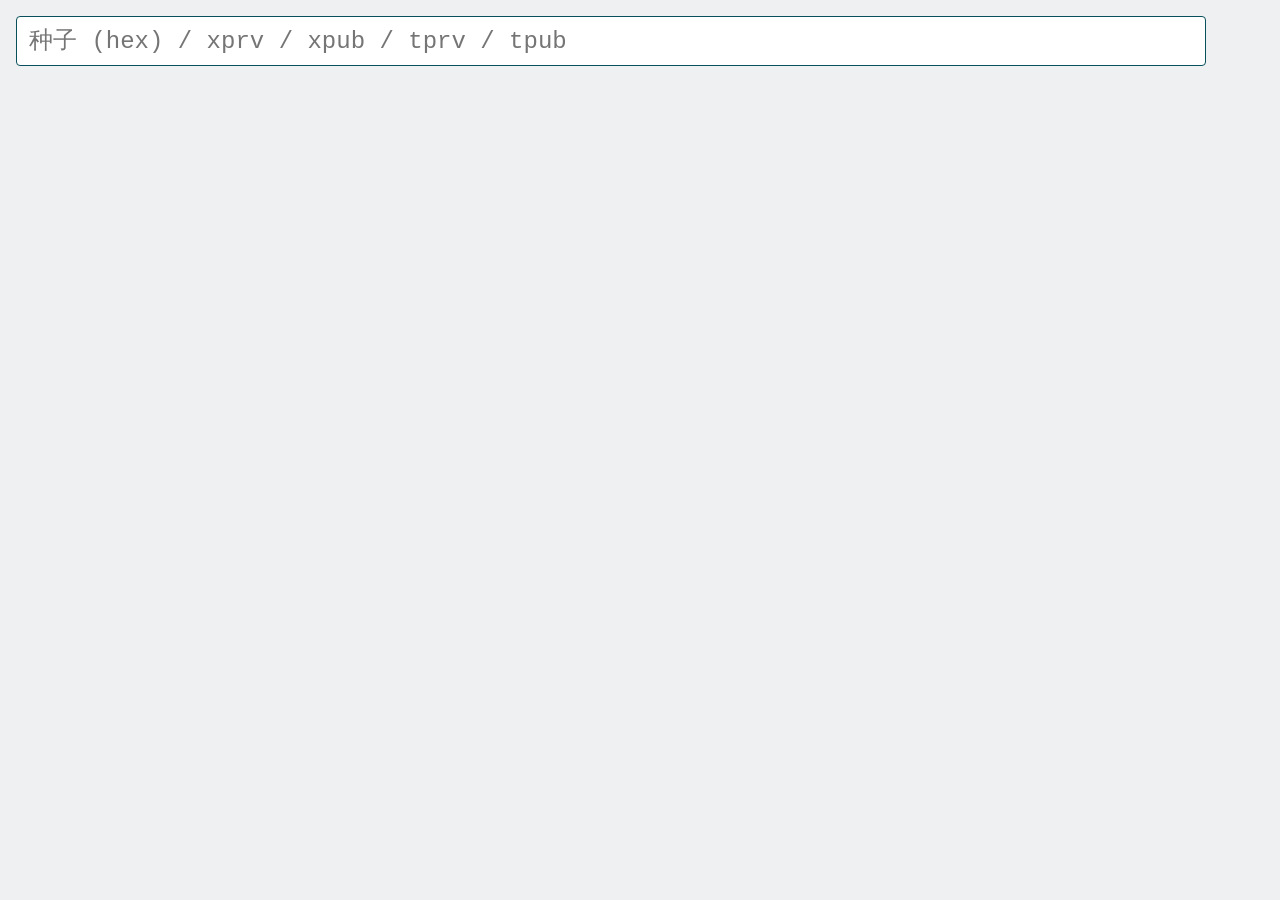
<file: apps/bip32/index.html>
<!DOCTYPE html>
<!--
以下是实现的指导文档 (不要删除!):

# BIP 32 可视化

## 项目风格

单文件, script tag 仅允许加载 ./index.mjs module

## 方案

### 标题

不需要大标题.

### 输入框: 用于生成子树的根节点

有一个输入框, 提示用户输入 "种子 / [xt]{pub,prv}".
根据输入自动检测输入的是什么: 16 进制文本, xprv, xpub, tprv, tpub.
输入会被校验, 16 进制文本需要是偶数字符, 其它的 base58 check 编码的文本也会被校验.
输入框会响应合法的变更, 每次变更会重新生成整棵 (子) 树, 不需要按回车.

校验不通过时的报错信息:
- hex 字符数为奇数: "hex 需要偶数字符"
- hex 字节数不在 16-64 范围: "seed: 16-64 字节 (32-128 hex), 当前 N 字节"
- base58check 编码的文本校验失败: 透传 deserialize 抛出的异常信息
- 既不是 hex 也不是 `[xt]{pub,prv}` 开头: "无法识别的格式"

如果输入的是 seed, 那么页面上的根节点就是 master extended private key.
否则, 是相应的扩展子私钥或子公钥, 如果 depth = 0, 那也是 master key.

### 信息栏

根据输入, 显示 (子) 树根节点的信息:

- type: `public` 或 `private`
- network: `mainnet` 或 `testnet`
- depth: 仅非 seed 输入时显示
- index: 仅 depth > 0 时显示, 硬化派生取模后加 `'`
- parent fingerprint: 仅 depth > 0 时显示
- identifier: 20 字节, 前 4 字节 (fingerprint) 高亮显示

### 绘图区

#### 节点显示

整棵树的根节点会标注 m/M, 其它节点标注 index, 硬化派生的 index 会被取模然后加 `'` 后缀.

注意, 绘图区的根节点未必就是 master, 可能只是来自某棵树的内部节点.

#### 节点的 path 输入框

节点右下角有一个小圆形 `+` 按钮, 点击后在按钮旁弹出输入框.
再次点击同一个 `+` 会收起输入框, 输入到一半的文本会被保留, 下次点击时恢复.
只有点击 `+` 按钮才能收起输入框, 点击其它地方不会收起.
派生成功后草稿被清除.

输入框用来输入自该节点开始要派生的路径, 输入完按回车确认后, 一次性全部派生.
输入多次, 会生成多颗子树, 但会执行归并.

仅要求输入以 `/` 打头.

#### 节点的备注信息

备注来自 path 输入框.

1. 获取当前节点输入的 path
2. 按照 `/[^/]*` 分组
3. 对于第 N 个分组,
4. trim 掉开头的 `/` 字符
5. trim 掉末尾的空白字符
6. trim 掉末尾的 `['Hh]` 单个字符
7. 从开头开始 parseInt, trim 掉成功 parse 的部分
8. trim 剩下的文本的首位空白
9. 作为第 N 代子节点的备注信息

#### 点击节点

点击节点会在三种状态之间循环:
1. 显示 K (公钥)
2. 显示 k (私钥) (若可获得) 和 c (chain code)
3. 隐藏

#### 右击节点

会弹出菜单, 无法执行的操作不会出现在菜单中.

##### 删除按钮

用于删除整棵子树.

根节点不允许删除.

##### 导出序列化的 key

可以选择导出 prv 或 pub 的 base58 check 编码.

导出时, 根据是 mainnet 还是 testnet, 自动显示 xprv/tprv 和 xpub/tpub.

导出的密钥以文件形式下载, 后缀是 txt.

文件名主体是路径上每个节点各自提供一段文本, 然后用 `-` 拼接.

如果导出 pub key:
如果根节点是 master, 则根节点提供 `M`; 否则最后一个节点在提供的文本后额外接个 `N`.

如果导出 prv key:
根节点是 master 时提供 `m`;
non-master 根节点和其余节点一样, 提供自己的 index number (硬化派生使用取模后的), 如果是硬化派生, 追加一个 `H`.

#### 节点连线

父节点与子节点之间用曲线连接.

硬化派生使用虚线, 普通派生使用实线.

子节点先按照 index 排序, 如果普通派生和硬化派生的 index 相同, 普通派生在前, 硬化派生在后.
-->


<html>
<head>
<meta charset="utf-8">
<meta name="viewport" content="width=device-width, initial-scale=1">
<style>
:root {
  --bg: #eef0f2; --fg: #1a1a1a;
  --panel-bg: #ffffff; --panel-border: #a0a0a0;
  --accent: #08505c; --accent-hover: #d4f0f6;
  --node-fill: #b8dce8; --node-stroke: #0a4a56;
  --annotation: #444; --error: #c0392b;
  --shadow: rgba(0,0,0,0.15);
}
@media (prefers-color-scheme: dark) {
  :root {
    --bg: #0e1220; --fg: #f0f0f0;
    --panel-bg: #1a2640; --panel-border: #3e5a90;
    --accent: #96e8f4; --accent-hover: #3a5a90;
    --node-fill: #2e5480; --node-stroke: #a8f0ff;
    --annotation: #b8b8d0; --error: #f06050;
    --shadow: rgba(0,0,0,0.7);
  }
}

* { margin: 0; padding: 0; box-sizing: border-box; }
body { font-family: 'Courier New', monospace; background: var(--bg); color: var(--fg); min-height: 100vh; padding: 16px; }

#input-section { display: flex; gap: 8px; align-items: center; margin-bottom: 4px; }
#seed-input {
  flex: 1; padding: 8px 12px; font-family: inherit; font-size: 24px;
  background: var(--panel-bg); border: 1px solid var(--panel-border); color: var(--fg); border-radius: 4px; outline: none;
  resize: none; overflow: hidden; line-height: 1.4; field-sizing: content;
}
#seed-input:focus { border-color: var(--accent); }
#input-type { font-size: 22px; color: var(--accent); min-width: 50px; text-align: right; }
#input-error { font-size: 22px; color: var(--error); min-height: 26px; margin-bottom: 4px; }

#info-section {
  background: var(--panel-bg); border: 1px solid var(--panel-border); border-radius: 4px; padding: 10px 14px;
  margin-bottom: 12px; font-size: 22px; line-height: 1.6; white-space: pre-wrap; word-break: break-all;
  min-height: 20px;
}
#info-section:empty { display: none; }
#info-section .fingerprint { color: var(--accent); }

#tree-container { overflow: auto; position: relative; }
svg text { user-select: none; -webkit-user-select: none; }
svg { -webkit-touch-callout: none; }
.edge-line { fill: none; stroke: var(--accent); stroke-width: 1.5; }
.edge-hardened { stroke-dasharray: 6 4; }
.node-circle { fill: var(--node-fill); stroke: var(--node-stroke); stroke-width: 3; cursor: pointer; }
.node-circle:hover { fill: var(--accent-hover); }
.node-label {
  fill: var(--fg); font-size: 26px; font-family: 'Courier New', monospace;
  text-anchor: middle; dominant-baseline: central; pointer-events: none;
}
.node-annotation {
  fill: var(--annotation); font-size: 20px; font-family: 'Courier New', monospace;
  text-anchor: middle; pointer-events: none;
}
#node-info {
  display: none; position: absolute; z-index: 998;
  background: var(--panel-bg); border: 1px solid var(--panel-border); border-radius: 4px;
  padding: 6px 10px; font-size: 18px; color: var(--accent);
  font-family: 'Courier New', monospace; white-space: pre;
  box-shadow: 0 4px 12px var(--shadow);
}
.add-btn { fill: var(--node-fill); stroke: var(--accent); stroke-width: 2; cursor: pointer; }
.add-btn:hover { fill: var(--accent-hover); }
.add-btn-text {
  fill: var(--accent); font-size: 28px; font-weight: bold; font-family: 'Courier New', monospace;
  text-anchor: middle; dominant-baseline: central; pointer-events: none;
}

#path-popup {
  display: none; position: absolute; z-index: 999;
  background: transparent; border: none;
  padding: 0;
}
#path-popup textarea {
  width: 200px; padding: 4px 6px; font-family: 'Courier New', monospace; font-size: 22px;
  background: var(--bg); border: 1px solid var(--panel-border); color: var(--fg); border-radius: 3px; outline: none;
  resize: none; overflow: hidden; line-height: 1.4; field-sizing: content;
}
#path-popup textarea:focus { border-color: var(--accent); }

#context-menu {
  display: none; position: absolute; background: var(--panel-bg); border: 1px solid var(--panel-border);
  border-radius: 4px; padding: 4px 0; z-index: 1000; min-width: 140px;
  box-shadow: 0 4px 12px var(--shadow);
}
#context-menu .menu-item {
  padding: 6px 14px; cursor: pointer; font-size: 22px; font-family: 'Courier New', monospace; color: var(--fg);
}
#context-menu .menu-item:hover { background: var(--node-fill); }

@media (max-width: 600px) {
  body { padding: 8px; }
  #seed-input { font-size: 26px; }
  #info-section { font-size: 20px; padding: 8px 10px; }
  #node-info { font-size: 16px; }
  #path-popup textarea { width: 180px; font-size: 24px; }
  #context-menu .menu-item { padding: 10px 16px; font-size: 24px; }
}
</style>
</head>
<body>

<div id="input-section">
  <textarea id="seed-input" rows="1" placeholder="种子 (hex) / xprv / xpub / tprv / tpub" spellcheck="false" autocomplete="off" autofocus></textarea>
  <span id="input-type"></span>
</div>
<div id="input-error"></div>
<div id="info-section"></div>
<div id="tree-container">
  <svg id="tree-svg"></svg>
</div>
<div id="path-popup"><textarea rows="1" placeholder="/path" spellcheck="false" autocomplete="off"></textarea></div>
<div id="context-menu"></div>
<div id="node-info"></div>

<script type="module">
import { XKey, XPrv, XPub } from './index.mjs'

const HARDENED = 2 ** 31
let NODE_R = 28
let H_GAP = 90
let V_GAP = 100
const TOP_PAD = 40
const SIDE_PAD = 80

const isMobile = matchMedia('(max-width: 600px)').matches
if (isMobile) { NODE_R = 32; H_GAP = 100; V_GAP = 110 }

// ── State ──

let rootKey = null
let isMaster = false
let treeRoot = null
let activeInfoNode = null
let lastOx = 0

class TreeNode {
  constructor(key, parent) {
    this.key = key
    this.children = []
    this.parent = parent || null
    this.annotation = ''
    this.infoState = 0   // 0: hidden, 1: c+k, 2: K
    this.x = 0
    this.y = 0
  }

  get index() { return this.key.i }
  get isHardened() { return this.index >= HARDENED }
  get displayIndex() {
    return this.isHardened ? (this.index - HARDENED) + "'" : String(this.index)
  }
  get label() {
    if (!this.parent && isMaster) return this.key.is_public_key() ? 'M' : 'm'
    return this.displayIndex
  }

  sortChildren() {
    this.children.sort((a, b) => {
      const am = a.isHardened ? a.index - HARDENED : a.index
      const bm = b.isHardened ? b.index - HARDENED : b.index
      if (am !== bm) return am - bm
      return (a.isHardened ? 1 : 0) - (b.isHardened ? 1 : 0)
    })
  }

  findChild(index) {
    return this.children.find(c => c.index === index)
  }

  fileSegment() {
    const mod = this.isHardened ? this.index - HARDENED : this.index
    return String(mod) + (this.isHardened ? 'H' : '')
  }

  pathFromRoot() {
    const p = []
    for (let n = this; n; n = n.parent) p.unshift(n)
    return p
  }
}

// ── Helpers ──

function toHex(bytes) {
  return [...bytes].map(b => b.toString(16).padStart(2, '0')).join('')
}

function hexToBytes(hex) {
  const bytes = new Uint8Array(hex.length / 2)
  for (let i = 0; i < bytes.length; i++)
    bytes[i] = parseInt(hex.slice(i * 2, i * 2 + 2), 16)
  return bytes
}

// ── Annotation parsing (spec steps 1-9) ──

function isInTree(node) {
  let n = node
  while (n.parent) n = n.parent
  return n === treeRoot
}

function parseAnnotations(pathStr) {
  const groups = pathStr.match(/\/[^/]*/g) || []
  return groups.map(g => {
    let s = g.slice(1)                  // step 4: trim leading /
    s = s.replace(/\s+$/, '')           // step 5: trim trailing whitespace
    s = s.replace(/['Hh]$/, '')         // step 6: trim trailing hardened char
    const m = s.match(/^\d+/)           // step 7: parseInt from start
    if (m) s = s.slice(m[0].length)     //         trim parsed digits
    return s.trim()                     // step 8: trim remaining whitespace
  })
}

// ── Derivation path parsing ──

function parseIndices(pathStr) {
  const cleaned = pathStr.toLowerCase().replace(/\s/g, '')
  if (!cleaned.startsWith('/')) return null
  const parts = cleaned.slice(1).split('/')
  return parts.map(p => {
    const hardened = p.endsWith("'") || p.endsWith('h')
    const num = parseInt(p) || 0
    return num + (hardened ? HARDENED : 0)
  })
}

// ── Derive and merge into tree ──

async function derivePath(node, pathStr) {
  const indices = parseIndices(pathStr)
  const annotations = parseAnnotations(pathStr)
  if (!indices || indices.length === 0) return

  let current = node
  for (let i = 0; i < indices.length; i++) {
    const idx = indices[i]
    let child = current.findChild(idx)
    if (!child) {
      const childKey = await current.key.CKD(idx)
      child = new TreeNode(childKey, current)
      current.children.push(child)
      current.sortChildren()
    }
    if (annotations[i]) child.annotation = annotations[i]
    current = child
  }
}

// ── Input handling ──

const seedInput = document.getElementById('seed-input')
const inputTypeEl = document.getElementById('input-type')
const inputErrorEl = document.getElementById('input-error')
const infoEl = document.getElementById('info-section')

const VALID_CHAR = /[^0-9a-km-zA-HJ-NP-Z]/g
seedInput.addEventListener('keydown', e => { if (e.key === 'Enter') e.preventDefault() })
seedInput.addEventListener('input', () => {
  const s = seedInput.selectionStart
  const v = seedInput.value
  const f = v.replace(VALID_CHAR, '')
  if (f !== v) {
    const beforeCursor = v.slice(0, s).replace(VALID_CHAR, '')
    seedInput.value = f
    seedInput.selectionStart = seedInput.selectionEnd = beforeCursor.length
  }
  autoResizeInput()
})
function autoResizeInput() {
  seedInput.style.height = 'auto'
  seedInput.style.height = seedInput.scrollHeight + 'px'
}
let lastInputWidth = 0
new ResizeObserver(() => {
  const w = seedInput.clientWidth
  if (w !== lastInputWidth) { lastInputWidth = w; autoResizeInput() }
}).observe(seedInput)

let inputTimer = null
seedInput.addEventListener('input', () => {
  clearTimeout(inputTimer)
  inputTimer = setTimeout(handleInput, 200)
})

async function handleInput() {
  const raw = seedInput.value.trim()
  inputErrorEl.textContent = ''
  inputTypeEl.textContent = ''
  infoEl.textContent = ''

  if (!raw) {
    rootKey = null; treeRoot = null; render(); return
  }

  try {
    if (/^[xt]p(rv|ub)/.test(raw)) {
      inputTypeEl.textContent = raw.slice(0, 4)
      const key = await XKey.deserialize(raw)
      rootKey = key
      isMaster = key.depth === 0
      treeRoot = new TreeNode(key, null)
      render()
    } else if (/^[0-9a-fA-F]*$/.test(raw)) {
      if (raw.length % 2 !== 0) { inputErrorEl.textContent = 'hex 需要偶数字符'; return }
      if (raw.length < 32 || raw.length > 128) { inputErrorEl.textContent = `seed: 16-64 字节 (32-128 hex), 当前 ${raw.length / 2} 字节`; return }
      inputTypeEl.textContent = 'seed'
      const key = await XPrv.from(hexToBytes(raw))
      rootKey = key
      isMaster = true
      treeRoot = new TreeNode(key, null)
      render()
    } else {
      inputErrorEl.textContent = '无法识别的格式'
    }
  } catch (e) {
    inputErrorEl.textContent = e.message
  }
}

// ── Info section ──

async function updateInfo() {
  if (!rootKey) { infoEl.innerHTML = ''; return }
  const k = rootKey
  const lines = []
  lines.push(`type: ${k.is_public_key() ? 'public' : 'private'}`)
  lines.push(`network: ${k.version}`)
  if (inputTypeEl.textContent !== 'seed') lines.push(`depth: ${k.depth}`)
  if (k.depth > 0) {
    const idx = k.i
    lines.push(`index: ${idx >= HARDENED ? (idx - HARDENED) + "'" : idx}`)
    lines.push(`parent fingerprint: ${toHex(k.parent_fingerprint)}`)
  }
  const id = toHex(await k.identifier())
  const fp = id.slice(0, 8)
  const rest = id.slice(8)
  lines.push(`identifier: <span class="fingerprint">${fp}</span>${rest}`)
  infoEl.innerHTML = lines.join('\n')
}

// ── Tree layout ──

function layoutTree() {
  if (!treeRoot) return
  let leafX = 0
  assignPositions(treeRoot, 0)

  function assignPositions(node, depth) {
    node.y = depth * V_GAP + TOP_PAD
    if (node.children.length === 0) {
      node.x = leafX
      leafX += H_GAP
      return
    }
    for (const child of node.children) assignPositions(child, depth + 1)
    const first = node.children[0].x
    const last = node.children[node.children.length - 1].x
    node.x = (first + last) / 2
  }
}

function treeBounds(node) {
  let minX = node.x, maxX = node.x, maxY = node.y
  for (const ch of node.children) {
    const b = treeBounds(ch)
    if (b.minX < minX) minX = b.minX
    if (b.maxX > maxX) maxX = b.maxX
    if (b.maxY > maxY) maxY = b.maxY
  }
  return { minX, maxX, maxY }
}

// ── SVG rendering ──

const svg = document.getElementById('tree-svg')
const NS = 'http://www.w3.org/2000/svg'

function el(tag, attrs) {
  const e = document.createElementNS(NS, tag)
  for (const [k, v] of Object.entries(attrs)) e.setAttribute(k, v)
  return e
}

async function render() {
  svg.innerHTML = ''
  hideNodeInfo()
  await updateInfo()
  if (!treeRoot) { svg.removeAttribute('width'); svg.removeAttribute('height'); return }

  layoutTree()
  const b = treeBounds(treeRoot)
  const ox = -b.minX + SIDE_PAD
  lastOx = ox
  const w = b.maxX - b.minX + SIDE_PAD * 2
  const h = b.maxY + TOP_PAD + 80
  svg.setAttribute('width', w)
  svg.setAttribute('height', h)
  svg.setAttribute('viewBox', `0 0 ${w} ${h}`)

  // edges first (behind nodes)
  drawEdges(treeRoot, ox)
  // nodes on top
  drawNodes(treeRoot, ox)

  // reposition path popup if open
  if (pathPopupNode && pathPopup.style.display === 'block') {
    if (!isInTree(pathPopupNode)) {
      closePathPopup(true)
    } else {
      pathPopupSvgX = pathPopupNode.x + ox + NODE_R * 0.7
      pathPopupSvgY = pathPopupNode.y + NODE_R * 0.7
      positionPathPopup()
    }
  }

  // reposition context menu if open
  if (ctxMenuNode && ctxMenu.style.display === 'block') {
    if (!isInTree(ctxMenuNode)) {
      ctxMenu.style.display = 'none'
      ctxMenuNode = null
    } else {
      ctxMenuSvgX = ctxMenuNode.x + ox
      ctxMenuSvgY = ctxMenuNode.y
      positionContextMenu()
    }
  }

  // reposition node info if open
  if (activeInfoNode && nodeInfoEl.style.display === 'block') {
    if (!isInTree(activeInfoNode)) {
      hideNodeInfo()
    } else {
      nodeInfoSvgX = activeInfoNode.x + ox
      nodeInfoSvgY = activeInfoNode.y
      positionNodeInfo()
    }
  }
}

function drawEdges(node, ox) {
  for (const ch of node.children) {
    const x1 = node.x + ox, y1 = node.y + NODE_R
    const x2 = ch.x + ox, y2 = ch.y - NODE_R
    const my = (y1 + y2) / 2
    const p = el('path', {
      d: `M${x1},${y1} C${x1},${my} ${x2},${my} ${x2},${y2}`,
      class: 'edge-line' + (ch.isHardened ? ' edge-hardened' : ''),
    })
    svg.appendChild(p)
    drawEdges(ch, ox)
  }
}

function drawNodes(node, ox) {
  const cx = node.x + ox
  const cy = node.y

  // circle
  const circle = el('circle', { cx, cy, r: NODE_R, class: 'node-circle' })
  circle.addEventListener('click', () => showNodeInfo(node, circle))
  circle.addEventListener('contextmenu', e => showContextMenu(e, node))
  let longPressTimer = null
  circle.addEventListener('touchstart', e => {
    e.preventDefault()
    longPressTimer = setTimeout(() => {
      longPressTimer = null
      showContextMenu(e.changedTouches[0], node)
    }, 500)
  }, { passive: false })
  circle.addEventListener('touchend', () => { if (longPressTimer) clearTimeout(longPressTimer) })
  circle.addEventListener('touchmove', () => { if (longPressTimer) clearTimeout(longPressTimer) })
  svg.appendChild(circle)

  // label
  const lbl = el('text', { x: cx, y: cy, class: 'node-label' })
  lbl.textContent = node.label
  svg.appendChild(lbl)

  // annotation
  if (node.annotation) {
    const ann = el('text', { x: cx, y: cy + NODE_R + 14, class: 'node-annotation' })
    ann.textContent = node.annotation
    svg.appendChild(ann)
  }

  // + button (right-bottom of node)
  const ADD_R = isMobile ? 14 : 11
  const addX = cx + NODE_R * 0.7
  const addY = cy + NODE_R * 0.7
  const addBtn = el('circle', { cx: addX, cy: addY, r: ADD_R, class: 'add-btn' })
  addBtn.addEventListener('click', e => { e.stopPropagation(); openPathPopup(node, addX, addY) })
  svg.appendChild(addBtn)
  const addLbl = el('text', { x: addX, y: addY, class: 'add-btn-text' })
  addLbl.textContent = '+'
  svg.appendChild(addLbl)

  // recurse
  for (const ch of node.children) drawNodes(ch, ox)
}

// ── Node info popup ──

const nodeInfoEl = document.getElementById('node-info')
let nodeInfoSvgX = 0
let nodeInfoSvgY = 0

function showNodeInfo(node, circleEl) {
  if (activeInfoNode === node) {
    node.infoState = (node.infoState + 1) % 3
  } else {
    if (activeInfoNode) activeInfoNode.infoState = 0
    activeInfoNode = node
    node.infoState = 1
  }
  if (node.infoState === 0) {
    activeInfoNode = null
    nodeInfoEl.style.display = 'none'
    return
  }

  const key = node.key
  const lines = []
  if (node.infoState === 1) {
    const pub = key.is_public_key() ? key : key.N()
    lines.push('K: ' + toHex(pub.K.serialize()))
  } else {
    if (!key.is_public_key()) lines.push('k: ' + key.k.toString(16).padStart(64, '0'))
    lines.push('c: ' + key.c.toString(16).padStart(64, '0'))
  }
  nodeInfoEl.textContent = lines.join('\n')

  nodeInfoSvgX = node.x + lastOx
  nodeInfoSvgY = node.y
  positionNodeInfo()
  nodeInfoEl.style.display = 'block'
}

function svgPageOffset() {
  const r = svg.getBoundingClientRect()
  return { x: r.left + window.scrollX, y: r.top + window.scrollY }
}

function positionNodeInfo() {
  const off = svgPageOffset()
  const gap = activeInfoNode && activeInfoNode.annotation ? 28 : 6
  const top = off.y + nodeInfoSvgY + NODE_R + gap
  nodeInfoEl.style.top = top + 'px'
  nodeInfoEl.style.left = '0px'
  nodeInfoEl.style.visibility = 'hidden'
  nodeInfoEl.style.display = 'block'
  const pw = nodeInfoEl.offsetWidth
  nodeInfoEl.style.visibility = ''
  let left = off.x + nodeInfoSvgX - pw / 2
  left = Math.max(4, left)
  nodeInfoEl.style.left = left + 'px'
}

function hideNodeInfo() {
  if (activeInfoNode) activeInfoNode.infoState = 0
  activeInfoNode = null
  nodeInfoEl.style.display = 'none'
}

// ── Path popup ──

const pathPopup = document.getElementById('path-popup')
const pathInput = pathPopup.querySelector('textarea')
let pathPopupNode = null
let pathPopupSvgX = 0
let pathPopupSvgY = 0
const drafts = new WeakMap()

function openPathPopup(node, svgX, svgY) {
  // toggle: if already open for this node, save draft and close
  if (pathPopupNode === node && pathPopup.style.display === 'block') {
    drafts.set(node, pathInput.value)
    closePathPopup()
    return
  }
  // save draft of previous node if switching
  if (pathPopupNode && pathPopupNode !== node) drafts.set(pathPopupNode, pathInput.value)
  pathPopupNode = node
  pathPopupSvgX = svgX
  pathPopupSvgY = svgY
  pathPopup.style.display = 'block'
  positionPathPopup()
  pathInput.value = drafts.get(node) || ''
  pathInput.style.borderColor = ''
  pathInput.focus()
}

function closePathPopup(clearDraft) {
  if (pathPopupNode && !clearDraft) drafts.set(pathPopupNode, pathInput.value)
  if (pathPopupNode && clearDraft) drafts.delete(pathPopupNode)
  pathPopup.style.display = 'none'
  pathPopupNode = null
}

function positionPathPopup() {
  const off = svgPageOffset()
  const ADD_R = isMobile ? 14 : 11
  pathPopup.style.left = (off.x + pathPopupSvgX + ADD_R + 4) + 'px'
  pathPopup.style.top = (off.y + pathPopupSvgY - 4) + 'px'
}

pathInput.addEventListener('keydown', e => { if (e.key === 'Enter') e.preventDefault() })
pathInput.addEventListener('input', () => {
  const v = pathInput.value
  if (v.length > 0 && v[0] !== '/') {
    const idx = v.indexOf('/')
    pathInput.value = idx >= 0 ? v.slice(idx) : ''
  }
  autoResizePathInput()
})
function autoResizePathInput() {
  pathInput.style.height = 'auto'
  pathInput.style.height = pathInput.scrollHeight + 'px'
}
let lastPathInputWidth = 0
new ResizeObserver(() => {
  const w = pathInput.clientWidth
  if (w !== lastPathInputWidth) { lastPathInputWidth = w; autoResizePathInput() }
}).observe(pathInput)

pathInput.addEventListener('keydown', async e => {
  if (e.key === 'Escape') { closePathPopup(); return }
  if (e.key !== 'Enter') return
  const val = pathInput.value.trim()
  if (!val || !val.startsWith('/')) return
  try {
    await derivePath(pathPopupNode, val)
    closePathPopup(true)
    render()
  } catch (err) {
    pathInput.style.borderColor = '#e74c3c'
    setTimeout(() => pathInput.style.borderColor = '', 1500)
  }
})


// ── Context menu ──

const ctxMenu = document.getElementById('context-menu')
let ctxMenuNode = null
let ctxMenuSvgX = 0
let ctxMenuSvgY = 0
let ctxMenuBuildSeq = 0
document.addEventListener('click', () => {
  ctxMenu.style.display = 'none'
  ctxMenuNode = null
  ctxMenuBuildSeq++
})

function positionContextMenu() {
  const off = svgPageOffset()
  let left = off.x + ctxMenuSvgX + NODE_R + 4
  const menuW = ctxMenu.offsetWidth || 140
  const viewW = document.documentElement.clientWidth
  if (left + menuW > viewW - 8) left = Math.max(8, viewW - menuW - 8)
  ctxMenu.style.left = left + 'px'
  ctxMenu.style.top = (off.y + ctxMenuSvgY - 4) + 'px'
}

function copyTextFallback(text) {
  const ta = document.createElement('textarea')
  ta.value = text
  ta.setAttribute('readonly', '')
  ta.style.position = 'fixed'
  ta.style.top = '0'
  ta.style.left = '-9999px'
  ta.style.opacity = '0'
  document.body.appendChild(ta)

  const selection = document.getSelection()
  const ranges = []
  if (selection) {
    for (let i = 0; i < selection.rangeCount; i++) ranges.push(selection.getRangeAt(i).cloneRange())
  }

  ta.focus()
  ta.select()
  ta.setSelectionRange(0, ta.value.length)

  let copied = false
  try {
    copied = document.execCommand('copy')
  } catch {}

  document.body.removeChild(ta)

  if (selection) {
    selection.removeAllRanges()
    for (const range of ranges) selection.addRange(range)
  }
  return copied
}

async function copyText(text) {
  if (navigator.clipboard && typeof navigator.clipboard.writeText === 'function') {
    try {
      await navigator.clipboard.writeText(text)
      return true
    } catch {}
  }
  return copyTextFallback(text)
}

async function showContextMenu(e, node) {
  if (e.preventDefault) e.preventDefault()
  const buildSeq = ++ctxMenuBuildSeq
  ctxMenu.style.display = 'none'
  ctxMenu.innerHTML = ''
  ctxMenuNode = node
  const key = node.key
  const pub = key.is_public_key() ? key : key.N()
  const pubTag = key.version === 'mainnet' ? 'xpub' : 'tpub'
  const prvTag = key.version === 'mainnet' ? 'xprv' : 'tprv'
  const [serializedPrv, serializedPub] = await Promise.all([
    key.is_public_key() ? Promise.resolve(null) : key.serialize(),
    pub.serialize(),
  ])

  if (buildSeq !== ctxMenuBuildSeq || ctxMenuNode !== node) return

  // delete (not for root)
  if (node.parent) {
    addMenuItem('删除子树', () => {
      node.parent.children = node.parent.children.filter(c => c !== node)
      render()
    })
  }

  // export prv
  if (!key.is_public_key()) {
    addMenuItem(`导出 ${prvTag}`, () => {
      download(buildFilename(node, 'prv') + '.txt', serializedPrv)
    })
  }

  // export pub
  addMenuItem(`导出 ${pubTag}`, () => {
    download(buildFilename(node, 'pub') + '.txt', serializedPub)
  })

  // copy prv
  if (!key.is_public_key()) {
    addMenuItem(`复制 ${prvTag}`, () => {
      return copyText(serializedPrv)
    })
  }

  // copy pub
  addMenuItem(`复制 ${pubTag}`, () => {
    return copyText(serializedPub)
  })

  if (ctxMenu.children.length === 0) { ctxMenuNode = null; return }
  ctxMenuSvgX = node.x + lastOx
  ctxMenuSvgY = node.y
  ctxMenu.style.display = 'block'
  positionContextMenu()
}

function addMenuItem(text, onClick) {
  const d = document.createElement('div')
  d.className = 'menu-item'
  d.textContent = text
  let activated = false
  const activate = e => {
    e.preventDefault()
    e.stopPropagation()
    if (activated) return
    activated = true
    ctxMenu.style.display = 'none'
    ctxMenuNode = null
    ctxMenuBuildSeq++
    Promise.resolve(onClick()).catch(err => console.error(err))
  }
  d.addEventListener('click', activate)
  d.addEventListener('touchend', activate)
  ctxMenu.appendChild(d)
}

// ── Export filename ──

function buildFilename(node, type) {
  const path = node.pathFromRoot()
  const segs = []

  if (isMaster) {
    segs.push(type === 'prv' ? 'm' : 'M')
  } else {
    segs.push(path[0].fileSegment())
  }

  for (let i = 1; i < path.length; i++) segs.push(path[i].fileSegment())

  if (type === 'pub' && !isMaster) {
    if (segs.length > 0) segs[segs.length - 1] += 'N'
    else segs.push('N')
  }

  return segs.join('-')
}

function download(name, content) {
  const a = document.createElement('a')
  a.href = URL.createObjectURL(new Blob([content], { type: 'text/plain' }))
  a.download = name
  a.click()
  URL.revokeObjectURL(a.href)
}

</script>
</body>
</html>
</file>
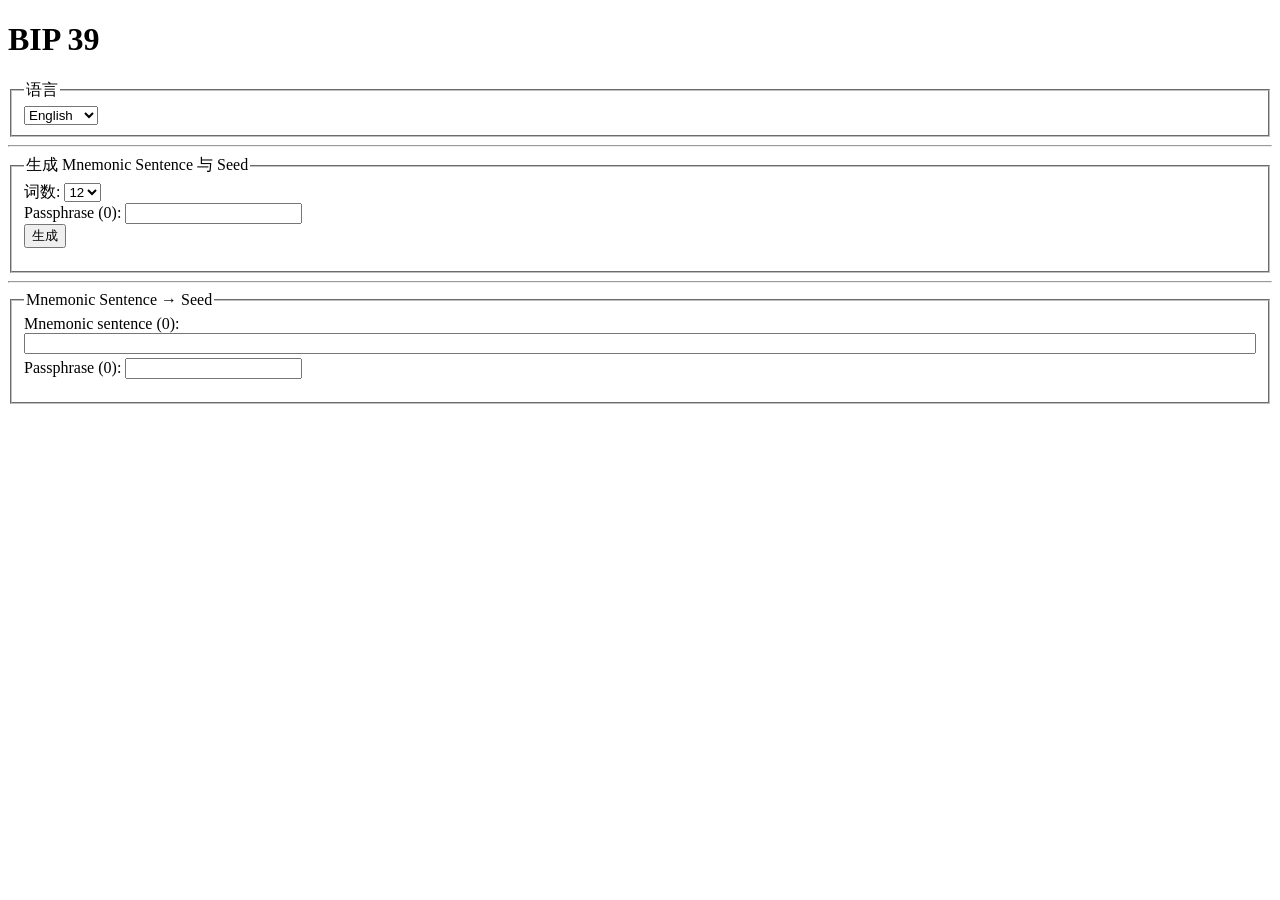
<file: apps/bip39/index.html>
<!DOCTYPE html>
<html lang='zh-Hans'>
<head>
    <meta charset="UTF-8">
    <meta name="viewport" content="width=device-width, initial-scale=1">
    <title>BIP 39</title>
    <style>
        pre { white-space: pre-wrap; word-break: break-all; }
    </style>
</head>
<body>
    <h1>BIP 39</h1>

    <fieldset>
        <legend>语言</legend>
        <select id="lang">
            <option value="en" selected>English</option>
            <option value="zh_Hans">简体中文</option>
        </select>
    </fieldset>

    <hr>

    <fieldset>
        <legend>生成 Mnemonic Sentence 与 Seed</legend>
        <label>
            词数:
            <select id="gen-word-count">
                <option value="12" selected>12</option>
                <option value="15">15</option>
                <option value="18">18</option>
                <option value="21">21</option>
                <option value="24">24</option>
            </select>
        </label>
        <br>
        <label>Passphrase (<span id="gen-passphrase-len">0</span>): <input id="gen-passphrase" type="text"></label>
        <br>
        <button id="gen-btn">生成</button>
        <pre id="gen-output"></pre>
    </fieldset>

    <hr>

    <fieldset>
        <legend>Mnemonic Sentence → Seed</legend>
        <label>Mnemonic sentence (<span id="seed-mnemonic-count">0</span>):<br>
            <textarea id="seed-mnemonic" rows="1" style="width:100%;box-sizing:border-box;resize:none;overflow:hidden"></textarea>
        </label>
        <br>
        <label>Passphrase (<span id="seed-passphrase-len">0</span>): <input id="seed-passphrase" type="text"></label>
        <pre id="seed-output"></pre>
    </fieldset>

    <script type="module">
        import * as bip39 from './index.mjs'

        const toHex = bytes =>
            Array.from(bytes).map(b => b.toString(16).padStart(2, '0')).join('')

        document.getElementById('gen-btn').addEventListener('click', async () => {
            const output = document.getElementById('gen-output')
            const MS = parseInt(document.getElementById('gen-word-count').value)
            const passphrase = document.getElementById('gen-passphrase').value
            const lang = document.getElementById('lang').value
            output.textContent = '生成中...'
            try {
                const { MnemonicSentence, Seed } = await bip39.bip39(MS, passphrase, lang)
                output.textContent = MnemonicSentence + '\n' + toHex(Seed)
            } catch (e) {
                output.textContent = '错误: ' + e.message
            }
        })

        async function generateSeed() {
            const output = document.getElementById('seed-output')
            const mnemonic = document.getElementById('seed-mnemonic').value.trim()
            const passphrase = document.getElementById('seed-passphrase').value
            const lang = document.getElementById('lang').value
            document.getElementById('seed-mnemonic-count').textContent = mnemonic ? mnemonic.split(/\s+/).length : 0
            if (!mnemonic) {
                output.textContent = ''
                return
            }
            output.textContent = '校验中...'
            try {
                if (!await bip39.validateMnemonicSentence(mnemonic, lang)) {
                    output.textContent = '错误: Invalid mnemonic sentence.'
                    return
                }
                const seed = await bip39.mnemonicSentenceToSeed(mnemonic, passphrase)
                output.textContent = toHex(seed)
            } catch (e) {
                output.textContent = '错误: ' + e.message
            }
        }

        const seedMnemonic = document.getElementById('seed-mnemonic')
        function autoResize() {
            seedMnemonic.style.height = 'auto'
            seedMnemonic.style.height = seedMnemonic.scrollHeight + 'px'
        }

        for (const id of ['seed-mnemonic', 'seed-passphrase', 'lang'])
            document.getElementById(id).addEventListener('input', generateSeed)
        seedMnemonic.addEventListener('input', autoResize)

        document.getElementById('gen-passphrase').addEventListener('input', e => {
            document.getElementById('gen-passphrase-len').textContent = e.target.value.length
        })
        document.getElementById('seed-passphrase').addEventListener('input', e => {
            document.getElementById('seed-passphrase-len').textContent = e.target.value.length
        })
    </script>
</body>
</html>
</file>
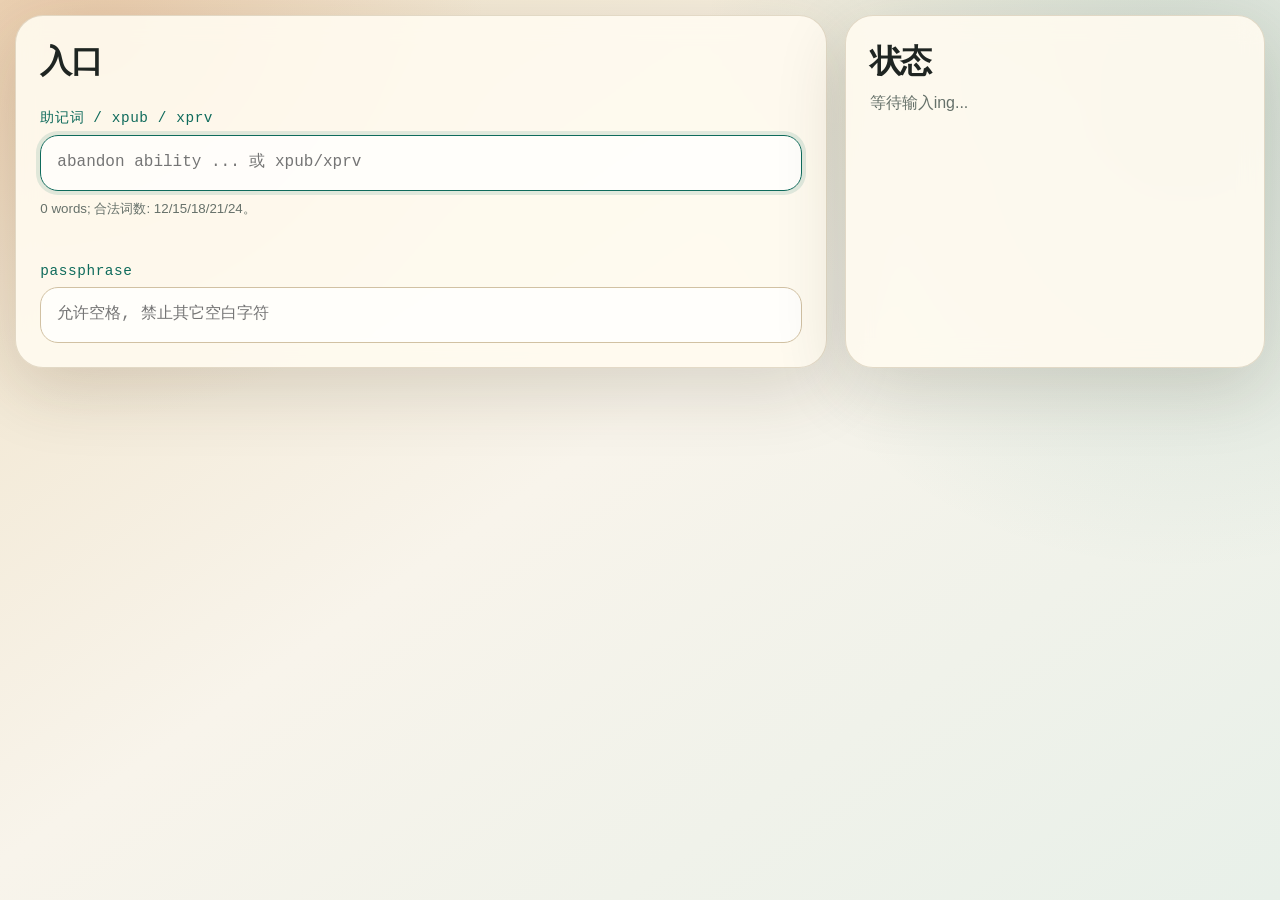
<file: apps/bip44/index.html>
<!doctype html>
<html lang="zh-Hans">
<head>
    <meta charset="utf-8">
    <meta name="viewport" content="width=device-width, initial-scale=1">
    <title>BIP 44 Wallet</title>
    <link rel="stylesheet" href="./styles.css">
</head>
<body>
    <main class="app-shell">
        <div class="top-panels">
            <section class="panel input-panel" aria-labelledby="input-heading">
                <div class="section-head">
                    <div>
                        <h2 id="input-heading">入口</h2>
                    </div>
                </div>

                <label class="field">
                    <span class="field-label">助记词 / xpub / xprv</span>
                    <textarea id="root-input" rows="1" spellcheck="false" autocomplete="off" autocapitalize="off" placeholder="abandon ability ... 或 xpub/xprv"></textarea>
                    <small id="root-help">[输入状态... (会根据输入动态更新)]</small>
                    <small id="root-error" class="error" role="alert"></small>
                </label>

                <label id="passphrase-wrap" class="field compact-field">
                    <span class="field-label">passphrase</span>
                    <textarea id="passphrase-input" rows="1" spellcheck="false" autocomplete="off" autocapitalize="off" placeholder="允许空格, 禁止其它空白字符"></textarea>
                </label>
            </section>

            <section class="panel status-panel" aria-labelledby="status-heading">
                <div class="section-head">
                    <div>
                        <h2 id="status-heading">状态</h2>
                        <p id="status-error" class="error" role="alert" hidden></p>
                        <p id="status-line">等待输入ing...</p>
                    </div>
                </div>
                <div id="root-info" class="info-grid"></div>
            </section>
        </div>

        <section class="panel path-panel" aria-labelledby="path-heading" data-gated-panel hidden>
            <div class="section-head">
                <div>
                    <h2 id="path-heading">Path 选择</h2>
                    <p id="path-summary" class="path-summary">m/44'/0'/0'/0/{address_index}</p>
                </div>
            </div>

            <div class="path-grid">
                <div class="path-card" data-path-card="purpose">
                    <div>
                        <span class="path-label">purpose'</span>
                        <strong>44'</strong>
                    </div>
                    <div class="kind-picks" data-kind-group="purpose"></div>
                </div>

                <div class="path-card" data-path-card="coin">
                    <div class="field inline-field">
                        <span id="coin-type-label" class="field-label">coin_type'</span>
                        <select id="coin-type" aria-labelledby="coin-type-label"></select>
                    </div>
                    <div class="kind-picks" data-kind-group="coin"></div>
                </div>

                <div class="path-card" data-path-card="account">
                    <div class="field inline-field account-field">
                        <span id="account-input-label" class="field-label">account'</span>
                        <span class="suffix-input">
                            <input id="account-input" type="text" inputmode="numeric" value="0" size="1" aria-labelledby="account-input-label">
                            <b>H</b>
                        </span>
                    </div>
                    <div class="kind-picks" data-kind-group="account"></div>
                </div>

                <div class="path-card" data-path-card="change">
                    <div class="switch-row">
                        <span class="path-label">change</span>
                        <button id="change-switch" class="switch" type="button" aria-pressed="false" aria-describedby="change-note">
                            <span class="switch-number" aria-hidden="true">0</span>
                            <span class="switch-thumb" aria-hidden="true"></span>
                        </button>
                    </div>
                    <p id="change-note" class="path-note">[转账链类型...根据 switch 自动修改]</p>
                    <div class="kind-picks" data-kind-group="change"></div>
                </div>

                <div class="path-card address-card" data-path-card="address">
                    <div class="field inline-field">
                        <span id="address-index-label" class="field-label">address_index</span>
                        <div id="address-index-entry" class="address-entry">
                            <input id="address-index-input" type="text" inputmode="numeric" enterkeyhint="done" value="0" aria-labelledby="address-index-label">
                            <button id="address-index-add" class="ghost-button address-add-button" type="button">添加</button>
                        </div>
                    </div>
                    <div id="address-index-list" class="chip-list"></div>
                    <div class="kind-picks" data-kind-group="address"></div>
                </div>

            </div>
        </section>

        <section class="panel output-panel" id="output-panel" aria-labelledby="output-heading" data-gated-panel hidden>
            <div class="section-head">
                <div>
                    <h2 id="output-heading">生成结果</h2>
                </div>
            </div>
            <div id="outputs" class="outputs"></div>
        </section>
    </main>

    <script type="module" src="./app.js"></script>
</body>
</html>
</file>
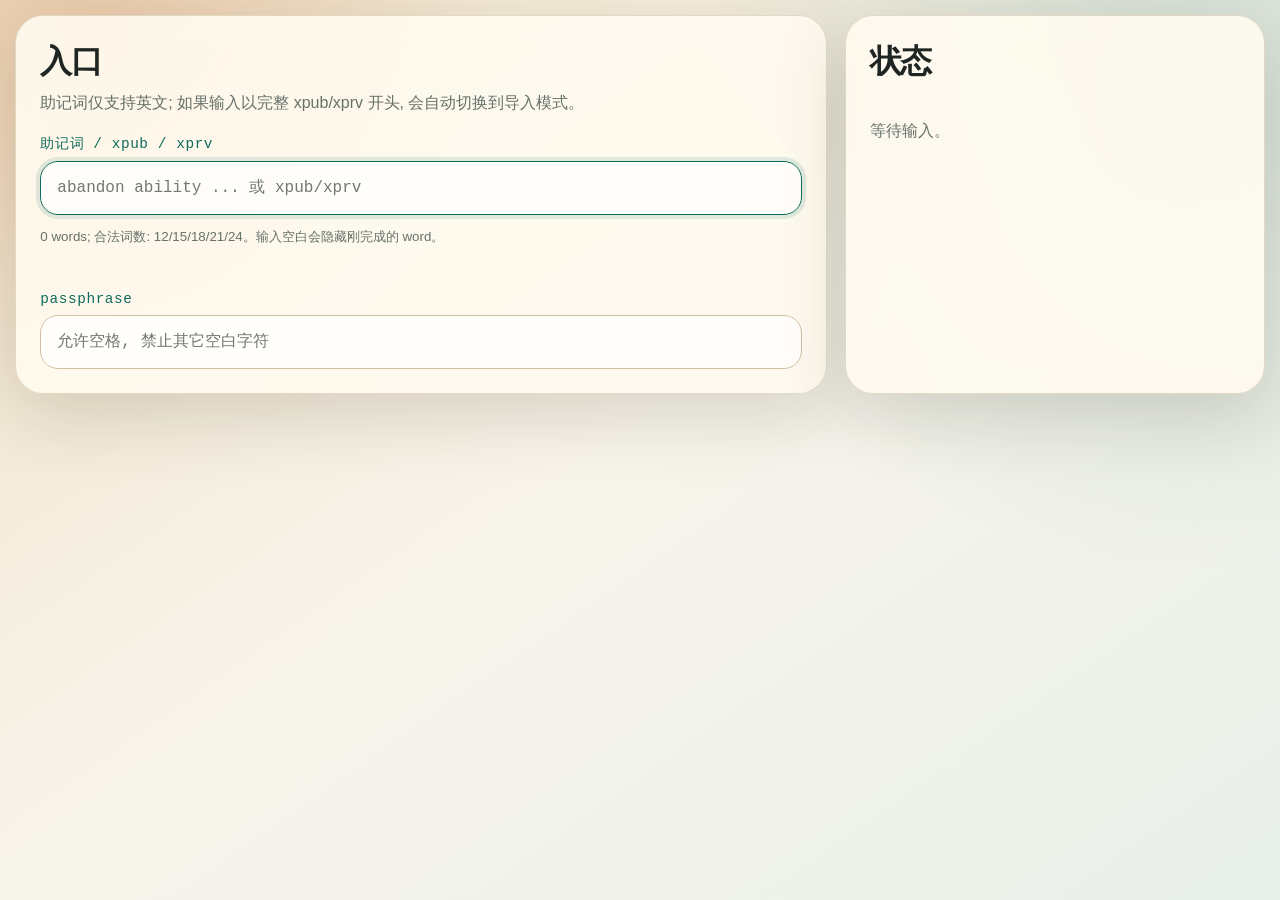
<file: utilities/bip44/index.html>
<!doctype html>
<html lang="zh-Hans">
<head>
    <meta charset="utf-8">
    <meta name="viewport" content="width=device-width, initial-scale=1">
    <title>BIP 44 Wallet</title>
    <link rel="stylesheet" href="./styles.css">
</head>
<body>
    <main class="app-shell">
        <div class="top-panels">
            <section class="panel input-panel" aria-labelledby="input-heading">
                <div class="section-head">
                    <div>
                        <h2 id="input-heading">入口</h2>
                        <p>助记词仅支持英文; 如果输入以完整 xpub/xprv 开头, 会自动切换到导入模式。</p>
                    </div>
                </div>

                <label class="field">
                    <span>助记词 / xpub / xprv</span>
                    <div class="textarea-wrap">
                        <textarea id="root-input" rows="1" spellcheck="false" autocomplete="off" autocapitalize="off" placeholder="abandon ability ... 或 xpub/xprv"></textarea>
                        <div id="root-input-overlay" class="textarea-overlay" aria-hidden="true"></div>
                    </div>
                    <small id="root-help">输入空白会隐藏刚完成的 word; 追加一个空格可隐藏最后一个 word。</small>
                    <small id="root-error" class="error" role="alert"></small>
                </label>

                <label id="passphrase-wrap" class="field compact-field">
                    <span>passphrase</span>
                    <textarea id="passphrase-input" rows="1" spellcheck="false" autocomplete="off" autocapitalize="off" placeholder="允许空格, 禁止其它空白字符"></textarea>
                </label>
            </section>

            <section class="panel status-panel" aria-labelledby="status-heading">
                <div class="section-head">
                    <div>
                        <h2 id="status-heading">状态</h2>
                        <p id="status-error" class="error" role="alert"></p>
                        <p id="status-line">等待输入。</p>
                    </div>
                </div>
                <div id="root-info" class="info-grid"></div>
            </section>
        </div>

        <section class="panel path-panel" aria-labelledby="path-heading" data-gated-panel hidden>
            <div class="section-head">
                <div>
                    <h2 id="path-heading">Path 选择</h2>
                    <p id="path-summary" class="path-summary">m/44'/0'/0'/0/{address_index}</p>
                </div>
            </div>

            <div class="path-grid">
                <div class="path-card" data-path-card="purpose">
                    <div>
                        <span class="path-label">purpose'</span>
                        <strong>44'</strong>
                    </div>
                    <div class="kind-picks" data-kind-group="purpose"></div>
                </div>

                <div class="path-card" data-path-card="coin">
                    <div class="field inline-field">
                        <span id="coin-type-label">coin_type'</span>
                        <select id="coin-type" aria-labelledby="coin-type-label"></select>
                    </div>
                    <div class="kind-picks" data-kind-group="coin"></div>
                </div>

                <div class="path-card" data-path-card="account">
                    <div class="field inline-field account-field">
                        <span id="account-input-label">account'</span>
                        <span class="suffix-input">
                            <input id="account-input" type="text" inputmode="numeric" value="0" size="1" aria-labelledby="account-input-label">
                            <b>H</b>
                        </span>
                    </div>
                    <small id="account-error" class="error"></small>
                    <div class="kind-picks" data-kind-group="account"></div>
                </div>

                <div class="path-card" data-path-card="change">
                    <div class="switch-row">
                        <span class="path-label">change</span>
                        <button id="change-switch" class="switch" type="button" aria-pressed="false" aria-describedby="change-note">
                            <span class="switch-number" aria-hidden="true">0</span>
                            <span class="switch-thumb" aria-hidden="true"></span>
                        </button>
                    </div>
                    <p id="change-note" class="path-note">外部地址（收款）</p>
                    <div class="kind-picks" data-kind-group="change"></div>
                </div>

                <div class="path-card address-card" data-path-card="address">
                    <div class="field inline-field">
                        <span id="address-index-label">address_index</span>
                        <div class="address-entry">
                            <input id="address-index-input" type="text" inputmode="numeric" enterkeyhint="done" value="0" aria-labelledby="address-index-label">
                            <button id="address-index-add" class="ghost-button address-add-button" type="button">添加</button>
                        </div>
                    </div>
                    <div id="address-index-list" class="chip-list"></div>
                    <small id="address-error" class="error"></small>
                    <div class="kind-picks" data-kind-group="address"></div>
                </div>

            </div>
        </section>

        <section class="panel output-panel" id="output-panel" aria-labelledby="output-heading" data-gated-panel hidden>
            <div class="section-head">
                <div>
                    <h2 id="output-heading">生成结果</h2>
                    <p>xprv 和 k 默认隐藏, 可在每条结果里切换显示或隐藏。</p>
                </div>
            </div>
            <div id="outputs" class="outputs empty">有效输入出现后会在这里显示。</div>
        </section>
    </main>

    <script type="module" src="./app.js"></script>
</body>
</html>
</file>
<file: apps/bip44/styles.css>
:root {
    --bg: #f3eddf;
    --ink: #1f2522;
    --muted: #66716a;
    --panel: rgba(255, 251, 240, 0.9);
    --panel-strong: #fff8e7;
    --line: #d1c1a3;
    --accent: #0f6b5c;
    --accent-2: #d06b35;
    --danger: #b42318;
    --danger-bg: #ffe8e3;
    --shadow: 0 22px 70px rgba(58, 42, 19, 0.16);
    --mono: ui-monospace, SFMono-Regular, Menlo, Consolas, "Liberation Mono", monospace;
    --sans: Avenir Next, Trebuchet MS, Verdana, sans-serif;
}

* {
    box-sizing: border-box;
}

[hidden] {
    display: none !important;
}

html {
    min-height: 100%;
    background:
        radial-gradient(circle at 8% 4%, rgba(208, 107, 53, 0.2), transparent 24rem),
        radial-gradient(circle at 92% 10%, rgba(15, 107, 92, 0.16), transparent 30rem),
        linear-gradient(145deg, #efe1c6, #f8f4eb 48%, #e8f0e9);
}

body {
    margin: 0;
    min-height: 100vh;
    color: var(--ink);
    font-family: var(--sans);
}

button,
input,
select,
textarea {
    font: inherit;
}

button {
    cursor: pointer;
}

.app-shell {
    width: calc(100% - clamp(18px, 2.4vw, 32px));
    margin: 0 auto;
    padding-block: calc(clamp(18px, 2.4vw, 32px) / 2);
}

.panel {
    background: var(--panel);
    border: 1px solid rgba(126, 102, 58, 0.22);
    border-radius: 28px;
    box-shadow: var(--shadow);
    backdrop-filter: blur(12px);
    padding: 24px;
    margin-bottom: 18px;
}

.top-panels {
    display: grid;
    grid-template-columns: minmax(0, 1fr) minmax(320px, var(--status-panel-width, 420px));
    gap: 18px;
    align-items: stretch;
    margin-bottom: 18px;
}

.top-panels > .panel {
    height: 100%;
    margin-bottom: 0;
}

.status-panel {
    --status-columns: 2;
    display: flex;
    flex-direction: column;
    min-width: 0;
}

h1,
h2,
p {
    margin-top: 0;
}

h1 {
    font-size: clamp(3.4rem, 10vw, 7rem);
    line-height: 0.88;
    margin-bottom: 18px;
    letter-spacing: -0.08em;
}

h2 {
    margin-bottom: 6px;
    font-size: clamp(1.4rem, 3vw, 2rem);
    letter-spacing: -0.04em;
}

.section-head {
    display: flex;
    justify-content: space-between;
    gap: 18px;
    align-items: flex-start;
    margin-bottom: 18px;
}

.section-head p {
    margin-bottom: 0;
    color: var(--muted);
    line-height: 1.6;
}

.section-head .error {
    margin-bottom: 6px;
}

.path-summary {
    font-family: var(--mono);
    overflow-wrap: normal;
    word-break: normal;
}

.path-separator {
    display: inline-block;
    margin-inline: 0.35ch;
}

.path-segment,
.path-address-token {
    white-space: nowrap;
}

.path-uncertain {
    text-decoration: underline;
    text-underline-offset: 3px;
}

.field {
    display: grid;
    gap: 8px;
}

.field-label,
.path-label {
    color: var(--accent);
    font-family: var(--mono);
    font-size: 0.9rem;
    letter-spacing: 0.04em;
}

.field > label {
    color: var(--accent);
    font-family: var(--mono);
    font-size: 0.9rem;
    letter-spacing: 0.04em;
}

textarea,
input,
select {
    width: 100%;
    border: 1px solid var(--line);
    border-radius: 18px;
    background: rgba(255, 255, 255, 0.72);
    color: var(--ink);
    outline: none;
    padding: 14px 16px;
}

textarea:focus,
input:focus,
select:focus {
    border-color: var(--accent);
    box-shadow: 0 0 0 4px rgba(15, 107, 92, 0.12);
}

textarea {
    min-height: 72px;
    font-family: var(--mono);
    line-height: 1.6;
}

#root-input,
#passphrase-input {
    min-height: calc(1em * 1.6 + 28px);
    overflow-x: hidden;
    overflow-y: hidden;
    white-space: pre-wrap;
    overflow-wrap: anywhere;
    word-break: break-word;
    resize: none;
}

small {
    color: var(--muted);
    line-height: 1.5;
}

.error {
    min-height: 1.35em;
    color: var(--danger);
    font-weight: 700;
}

.status-error-title {
    color: var(--danger);
    font-weight: 700;
}

.status-error-detail {
    color: var(--muted);
    font-weight: 400;
}

.xkey-entry #root-error:empty {
    display: none;
}

.compact-field {
    margin-top: 18px;
}

.hidden {
    display: none;
}

.path-grid {
    display: grid;
    grid-template-columns: repeat(3, minmax(0, 1fr));
    gap: 14px;
    align-items: stretch;
}

@media (min-width: 861px) {
    .path-grid > .address-card:last-child:nth-child(3n + 1) {
        grid-column: 1 / -1;
    }

    .path-grid > .address-card:last-child:nth-child(3n + 2) {
        grid-column: span 2;
    }
}

.path-card[hidden] {
    display: none;
}

.path-card {
    min-height: 112px;
    display: flex;
    flex-direction: column;
    justify-content: flex-start;
    gap: 8px;
    padding: 12px 14px;
    border: 1px solid rgba(126, 102, 58, 0.22);
    border-radius: 24px;
    background: rgba(255, 255, 255, 0.48);
    transition: border-color 160ms ease, box-shadow 160ms ease, background 160ms ease, transform 160ms ease;
}

.path-card.compact {
    min-height: auto;
}

.path-card.selected {
    border-color: rgba(15, 107, 92, 0.56);
    background: linear-gradient(135deg, rgba(15, 107, 92, 0.18), rgba(255, 255, 255, 0.72));
    box-shadow: inset 0 0 0 1px rgba(15, 107, 92, 0.14), 0 18px 40px rgba(15, 107, 92, 0.08);
}

@media (hover: hover) {
    .path-card:not(.locked):is(:hover, .pointer-hover) {
        transform: translateY(-6px);
    }
}

.path-card.locked {
    background: linear-gradient(135deg, rgba(15, 107, 92, 0.12), rgba(255, 255, 255, 0.46));
    box-shadow: none;
    cursor: default;
}

.path-card button:disabled {
    cursor: default;
}

.path-card.locked.selected {
    background: linear-gradient(135deg, rgba(15, 107, 92, 0.22), rgba(255, 255, 255, 0.72));
}

.path-card strong {
    display: block;
    margin-top: 6px;
    font-size: 1.2rem;
}

.inline-field {
    gap: 4px;
}

.inline-field input,
.inline-field select {
    min-height: 40px;
    padding: 7px 11px;
}

.suffix-input {
    display: flex;
    align-items: center;
    gap: 6px;
}

.suffix-input input {
    width: max(72px, calc(var(--chars, 1) * 1ch + 42px));
}

.suffix-input b {
    color: var(--accent-2);
    font-family: var(--mono);
}

.checkline {
    display: flex;
    align-items: center;
    gap: 6px;
    color: var(--muted);
}

.checkline[hidden] {
    display: none;
}

.checkline input {
    width: auto;
    accent-color: var(--accent);
}

.kind-picks {
    display: flex;
    flex-wrap: wrap;
    gap: 6px;
    margin-top: auto;
}

.kind-picks[hidden] {
    display: none;
}

.kind-picks .checkline {
    padding: 5px 9px;
    border-radius: 999px;
    background: rgba(20, 59, 53, 0.07);
    cursor: pointer;
}

.kind-picks .checkline input {
    cursor: pointer;
}

.kind-picks .checkline.disabled,
.kind-picks .checkline.disabled input {
    opacity: 0.45;
    cursor: default;
}

.switch-row {
    display: flex;
    justify-content: space-between;
    align-items: center;
    gap: 10px;
}

.switch {
    width: 78px;
    height: 36px;
    position: relative;
    display: flex;
    align-items: center;
    justify-content: center;
    padding: 3px 8px 3px 36px;
    border: 0;
    border-radius: 999px;
    background: #d6c7a8;
    transition: background 160ms ease, padding 160ms ease;
}

.switch-number {
    position: relative;
    z-index: 1;
    width: 100%;
    text-align: center;
    color: rgba(20, 59, 53, 0.72);
    font: 700 0.95rem/1 var(--mono);
    transition: color 160ms ease;
}

.switch-thumb {
    position: absolute;
    inset: 3px auto 3px 3px;
    width: 30px;
    height: 30px;
    border-radius: 50%;
    background: #fff8e8;
    transition: transform 160ms ease, background 160ms ease;
}

.switch[aria-pressed="true"] {
    padding: 3px 36px 3px 8px;
    background: var(--accent);
}

.switch[aria-pressed="true"] .switch-thumb {
    transform: translateX(42px);
}

.switch[aria-pressed="true"] .switch-number {
    color: rgba(255, 248, 232, 0.88);
}

.path-note {
    color: var(--muted);
    line-height: 1.35;
    margin-bottom: 0;
}

.chip-list {
    display: flex;
    flex-wrap: wrap;
    gap: 6px;
    min-height: 24px;
    align-content: flex-start;
}

.address-entry {
    display: flex;
    gap: 8px;
    align-items: center;
}

.address-entry input {
    min-width: 0;
    flex: 1 1 auto;
}

.address-add-button {
    display: none;
    flex: none;
    min-height: 40px;
    white-space: nowrap;
}

.chip {
    display: inline-flex;
    align-items: center;
    gap: 6px;
    padding: 6px 9px;
    border-radius: 999px;
    background: #143b35;
    color: #fff7e8;
    font-family: var(--mono);
}

.chip button {
    border: 0;
    background: transparent;
    color: inherit;
    padding: 0;
    font-weight: 800;
}

.ghost-button {
    border: 1px solid rgba(15, 107, 92, 0.32);
    border-radius: 999px;
    background: transparent;
    color: var(--accent);
    padding: 10px 15px;
    font-weight: 700;
}

.ghost-button:hover {
    background: rgba(15, 107, 92, 0.08);
}

.info-grid {
    display: grid;
    grid-template-columns: repeat(var(--status-columns), minmax(0, 1fr));
    gap: 10px;
    flex: 1;
    min-height: 0;
    align-content: stretch;
}

.info-item {
    padding: 14px;
    border-radius: 18px;
    background: rgba(255, 255, 255, 0.48);
    overflow-wrap: anywhere;
}

@media (max-width: 980px) {
    .info-item.empty-value {
        display: none;
    }
}

.info-item-label {
    display: block;
    margin-bottom: 6px;
    color: var(--muted);
    font-size: 0.86rem;
}

.info-item strong {
    font-family: var(--mono);
}

.info-description {
    display: grid;
    gap: 4px;
    margin-top: 10px;
    color: var(--muted);
    font-size: 0.92rem;
    line-height: 1.5;
}

.identifier-fingerprint {
    color: var(--accent-2);
}

.outputs {
    display: grid;
    gap: 14px;
}

.outputs.empty {
    color: var(--muted);
    min-height: 80px;
    display: grid;
    place-items: center;
    border: 1px dashed var(--line);
    border-radius: 22px;
}

.output-card {
    padding: 18px;
    border: 1px solid rgba(126, 102, 58, 0.24);
    border-radius: 24px;
    background: rgba(255, 255, 255, 0.58);
}

.output-top {
    display: flex;
    justify-content: space-between;
    gap: 12px;
    align-items: flex-start;
    margin-bottom: 14px;
}

.output-top h3 {
    margin: 0 0 4px;
    font-size: 1.25rem;
}

.output-top > div {
    min-width: 0;
    flex: 1;
}

.output-meta {
    display: block;
    color: var(--muted);
    font-size: 0.9rem;
    width: 100%;
}

.output-top p {
    margin: 0;
    font-family: var(--mono);
    overflow-wrap: anywhere;
}

.output-note-highlight {
    color: var(--accent-2);
    font-weight: 800;
}

.output-fields {
    display: grid;
    gap: 10px;
}

.output-row {
    display: grid;
    grid-template-columns: 70px 1fr auto;
    gap: 10px;
    align-items: start;
}

.output-row label {
    color: var(--accent);
    font-family: var(--mono);
    padding-top: 8px;
}

.secret,
.value-box {
    min-width: 0;
    padding: 10px 12px;
    border-radius: 14px;
    background: rgba(20, 59, 53, 0.07);
    font-family: var(--mono);
    overflow-wrap: anywhere;
    line-height: 1.55;
}

.tiny-button {
    border: 0;
    border-radius: 12px;
    background: #143b35;
    color: #fff7e8;
    padding: 9px 10px;
    font-size: 0.9rem;
}

@keyframes oc-enter {
    from {
        opacity: 0;
        transform: translateY(10px) scale(0.98);
    }
}

@keyframes oc-exit {
    to {
        opacity: 0;
        transform: translateY(-10px) scale(0.98);
    }
}

::view-transition-old(root),
::view-transition-new(root) {
    animation: none;
    mix-blend-mode: normal;
}

::view-transition-group(*) {
    animation-duration: 320ms;
    animation-timing-function: cubic-bezier(0.2, 0.8, 0.2, 1);
}

::view-transition-new(*):only-child {
    animation: oc-enter 280ms cubic-bezier(0.2, 0.8, 0.2, 1);
}

::view-transition-old(*):only-child {
    animation: oc-exit 240ms cubic-bezier(0.4, 0, 0.6, 1);
}

@media (prefers-reduced-motion: reduce) {
    ::view-transition-group(*),
    ::view-transition-new(*),
    ::view-transition-old(*) {
        animation: none;
    }
}

@media (max-width: 980px) {
    .top-panels {
        grid-template-columns: 1fr;
    }

    .status-panel.pending-entry {
        display: none;
    }
}

@media (max-width: 860px) {
    .path-grid,
    .info-grid {
        grid-template-columns: 1fr;
    }

    .path-grid {
        align-items: start;
    }

    .section-head,
    .output-top {
        flex-direction: column;
    }

    .path-card {
        min-height: auto;
    }

    .output-row {
        grid-template-columns: 1fr;
    }

    .output-row label {
        padding-top: 0;
    }
}

@media (max-width: 520px) {
    .app-shell {
        width: calc(100% - 18px);
        padding-block: 9px;
    }

    .panel {
        border-radius: 20px;
        padding: 16px;
    }

    h1 {
        font-size: 3.2rem;
    }

    .inline-field input,
    .inline-field select {
        font-size: 16px;
    }

    .suffix-input input {
        width: calc(10ch + 42px);
    }

    .address-entry {
        flex-direction: row;
        align-items: center;
    }

    .address-add-button {
        display: block;
        width: auto;
    }

}
</file>
<file: utilities/bip44/styles.css>
:root {
    --bg: #f3eddf;
    --ink: #1f2522;
    --muted: #66716a;
    --panel: rgba(255, 251, 240, 0.9);
    --panel-strong: #fff8e7;
    --line: #d1c1a3;
    --accent: #0f6b5c;
    --accent-2: #d06b35;
    --danger: #b42318;
    --danger-bg: #ffe8e3;
    --shadow: 0 22px 70px rgba(58, 42, 19, 0.16);
    --mono: ui-monospace, SFMono-Regular, Menlo, Consolas, "Liberation Mono", monospace;
    --sans: Avenir Next, Trebuchet MS, Verdana, sans-serif;
}

* {
    box-sizing: border-box;
}

html {
    min-height: 100%;
    background:
        radial-gradient(circle at 8% 4%, rgba(208, 107, 53, 0.2), transparent 24rem),
        radial-gradient(circle at 92% 10%, rgba(15, 107, 92, 0.16), transparent 30rem),
        linear-gradient(145deg, #efe1c6, #f8f4eb 48%, #e8f0e9);
}

body {
    margin: 0;
    min-height: 100vh;
    color: var(--ink);
    font-family: var(--sans);
}

button,
input,
select,
textarea {
    font: inherit;
}

button {
    cursor: pointer;
}

.app-shell {
    width: calc(100% - clamp(18px, 2.4vw, 32px));
    margin: 0 auto;
    padding-block: calc(clamp(18px, 2.4vw, 32px) / 2);
}

.panel {
    background: var(--panel);
    border: 1px solid rgba(126, 102, 58, 0.22);
    border-radius: 28px;
    box-shadow: var(--shadow);
    backdrop-filter: blur(12px);
    padding: 24px;
    margin-bottom: 18px;
}

.top-panels {
    display: grid;
    grid-template-columns: minmax(0, 1fr) minmax(320px, var(--status-panel-width, 420px));
    gap: 18px;
    align-items: stretch;
    margin-bottom: 18px;
}

.top-panels > .panel {
    height: 100%;
    margin-bottom: 0;
}

.status-panel {
    --status-columns: 2;
    display: flex;
    flex-direction: column;
    min-width: 0;
}

h1,
h2,
p {
    margin-top: 0;
}

h1 {
    font-size: clamp(3.4rem, 10vw, 7rem);
    line-height: 0.88;
    margin-bottom: 18px;
    letter-spacing: -0.08em;
}

h2 {
    margin-bottom: 6px;
    font-size: clamp(1.4rem, 3vw, 2rem);
    letter-spacing: -0.04em;
}

.section-head {
    display: flex;
    justify-content: space-between;
    gap: 18px;
    align-items: flex-start;
    margin-bottom: 18px;
}

.section-head p {
    margin-bottom: 0;
    color: var(--muted);
    line-height: 1.6;
}

.section-head .error {
    margin-bottom: 6px;
}

.path-summary {
    font-family: var(--mono);
    overflow-wrap: normal;
    word-break: normal;
}

.path-separator {
    display: inline-block;
    margin-inline: 0.35ch;
}

.path-segment,
.path-address-token {
    white-space: nowrap;
}

.path-uncertain {
    text-decoration: underline;
    text-underline-offset: 3px;
}

.field {
    display: grid;
    gap: 8px;
}

.field > span,
.path-label {
    color: var(--accent);
    font-family: var(--mono);
    font-size: 0.9rem;
    letter-spacing: 0.04em;
}

.field > label {
    color: var(--accent);
    font-family: var(--mono);
    font-size: 0.9rem;
    letter-spacing: 0.04em;
}

textarea,
input,
select {
    width: 100%;
    border: 1px solid var(--line);
    border-radius: 18px;
    background: rgba(255, 255, 255, 0.72);
    color: var(--ink);
    outline: none;
    padding: 14px 16px;
}

textarea:focus,
input:focus,
select:focus {
    border-color: var(--accent);
    box-shadow: 0 0 0 4px rgba(15, 107, 92, 0.12);
}

.textarea-wrap {
    position: relative;
}

.textarea-overlay {
    position: absolute;
    inset: 0;
    padding: 14px 16px;
    border: 1px solid transparent;
    font: inherit;
    font-family: var(--mono);
    line-height: 1.6;
    white-space: break-spaces;
    word-break: break-all;
    color: transparent;
    pointer-events: none;
    overflow: hidden;
}

.textarea-overlay .xkey-pipe {
    color: var(--line);
}

textarea {
    min-height: 72px;
    font-family: var(--mono);
    line-height: 1.6;
}

#root-input,
#passphrase-input {
    min-height: calc(1em * 1.6 + 28px);
    overflow-x: hidden;
    overflow-y: hidden;
    white-space: break-spaces;
    word-break: break-all;
    resize: none;
}

small {
    color: var(--muted);
    line-height: 1.5;
}

.error {
    min-height: 1.35em;
    color: var(--danger);
    font-weight: 700;
}

#root-error.compact-gap:empty {
    display: none;
}

.compact-field {
    margin-top: 18px;
}

.hidden {
    display: none;
}

.path-grid {
    display: grid;
    grid-template-columns: repeat(3, minmax(0, 1fr));
    gap: 14px;
    align-items: stretch;
}

@media (min-width: 861px) {
    .path-grid > .address-card:last-child:nth-child(3n + 1) {
        grid-column: 1 / -1;
    }

    .path-grid > .address-card:last-child:nth-child(3n + 2) {
        grid-column: span 2;
    }
}

.path-card[hidden] {
    display: none;
}

.path-card {
    min-height: 112px;
    display: flex;
    flex-direction: column;
    justify-content: space-between;
    gap: 8px;
    padding: 12px 14px;
    border: 1px solid rgba(126, 102, 58, 0.22);
    border-radius: 24px;
    background: rgba(255, 255, 255, 0.48);
    transition: border-color 160ms ease, box-shadow 160ms ease, background 160ms ease, transform 160ms ease;
}

.path-card.selected {
    border-color: rgba(15, 107, 92, 0.56);
    background: linear-gradient(135deg, rgba(15, 107, 92, 0.18), rgba(255, 255, 255, 0.72));
    box-shadow: inset 0 0 0 1px rgba(15, 107, 92, 0.14), 0 18px 40px rgba(15, 107, 92, 0.08);
}

.path-card:not(.locked):is(:hover, .pointer-hover) {
    transform: translateY(-6px);
}

.path-card.locked {
    background: linear-gradient(135deg, rgba(15, 107, 92, 0.12), rgba(255, 255, 255, 0.46));
    box-shadow: none;
    cursor: default;
}

.path-card button:disabled {
    cursor: default;
}

.path-card.locked.selected {
    background: linear-gradient(135deg, rgba(15, 107, 92, 0.22), rgba(255, 255, 255, 0.72));
}

.path-card strong {
    display: block;
    margin-top: 6px;
    font-size: 1.2rem;
}

.inline-field {
    gap: 4px;
}

.inline-field input,
.inline-field select {
    min-height: 40px;
    padding: 7px 11px;
}

.suffix-input {
    display: flex;
    align-items: center;
    gap: 6px;
}

.suffix-input input {
    width: max(72px, calc(var(--chars, 1) * 1ch + 42px));
}

.suffix-input b {
    color: var(--accent-2);
    font-family: var(--mono);
}

.checkline {
    display: flex;
    align-items: center;
    gap: 6px;
    color: var(--muted);
}

.checkline[hidden] {
    display: none;
}

.checkline input {
    width: auto;
    accent-color: var(--accent);
}

.kind-picks {
    display: flex;
    flex-wrap: wrap;
    gap: 6px;
}

.kind-picks[hidden] {
    display: none;
}

.kind-picks .checkline {
    padding: 5px 9px;
    border-radius: 999px;
    background: rgba(20, 59, 53, 0.07);
    cursor: pointer;
}

.kind-picks .checkline input {
    cursor: pointer;
}

.kind-picks .checkline.disabled,
.kind-picks .checkline.disabled input {
    opacity: 0.45;
    cursor: default;
}

.switch-row {
    display: flex;
    justify-content: space-between;
    align-items: center;
    gap: 10px;
}

.switch {
    width: 78px;
    height: 36px;
    position: relative;
    display: flex;
    align-items: center;
    justify-content: center;
    padding: 3px 8px 3px 36px;
    border: 0;
    border-radius: 999px;
    background: #d6c7a8;
    transition: background 160ms ease, padding 160ms ease;
}

.switch-number {
    position: relative;
    z-index: 1;
    width: 100%;
    text-align: center;
    color: rgba(20, 59, 53, 0.72);
    font: 700 0.95rem/1 var(--mono);
    transition: color 160ms ease;
}

.switch-thumb {
    position: absolute;
    inset: 3px auto 3px 3px;
    width: 30px;
    height: 30px;
    border-radius: 50%;
    background: #fff8e8;
    transition: transform 160ms ease, background 160ms ease;
}

.switch[aria-pressed="true"] {
    padding: 3px 36px 3px 8px;
    background: var(--accent);
}

.switch[aria-pressed="true"] .switch-thumb {
    transform: translateX(42px);
}

.switch[aria-pressed="true"] .switch-number {
    color: rgba(255, 248, 232, 0.88);
}

.path-note {
    color: var(--muted);
    line-height: 1.35;
    margin-bottom: 0;
}

.chip-list {
    display: flex;
    flex-wrap: wrap;
    gap: 6px;
    min-height: 24px;
    align-content: flex-start;
}

.address-entry {
    display: flex;
    gap: 8px;
    align-items: center;
}

.address-entry input {
    min-width: 0;
    flex: 1 1 auto;
}

.address-add-button {
    display: none;
    flex: none;
    min-height: 40px;
    white-space: nowrap;
}

.chip {
    display: inline-flex;
    align-items: center;
    gap: 6px;
    padding: 6px 9px;
    border-radius: 999px;
    background: #143b35;
    color: #fff7e8;
    font-family: var(--mono);
}

.path-card .error {
    min-height: 1.1em;
}

.chip button {
    border: 0;
    background: transparent;
    color: inherit;
    padding: 0;
    font-weight: 800;
}

.ghost-button {
    border: 1px solid rgba(15, 107, 92, 0.32);
    border-radius: 999px;
    background: transparent;
    color: var(--accent);
    padding: 10px 15px;
    font-weight: 700;
}

.ghost-button:hover {
    background: rgba(15, 107, 92, 0.08);
}

.info-grid {
    display: grid;
    grid-template-columns: repeat(var(--status-columns), minmax(0, 1fr));
    gap: 10px;
    flex: 1;
    min-height: 0;
    align-content: stretch;
}

.info-item {
    padding: 14px;
    border-radius: 18px;
    background: rgba(255, 255, 255, 0.48);
    overflow-wrap: anywhere;
}

.info-item-label {
    display: block;
    margin-bottom: 6px;
    color: var(--muted);
    font-size: 0.86rem;
}

.info-item strong {
    font-family: var(--mono);
}

.info-description {
    display: grid;
    gap: 4px;
    margin-top: 10px;
    color: var(--muted);
    font-size: 0.92rem;
    line-height: 1.5;
}

.identifier-fingerprint {
    color: var(--accent-2);
}

.outputs {
    display: grid;
    gap: 14px;
}

.outputs.empty {
    color: var(--muted);
    min-height: 80px;
    display: grid;
    place-items: center;
    border: 1px dashed var(--line);
    border-radius: 22px;
}

.output-card {
    padding: 18px;
    border: 1px solid rgba(126, 102, 58, 0.24);
    border-radius: 24px;
    background: rgba(255, 255, 255, 0.58);
}

.output-top {
    display: flex;
    justify-content: space-between;
    gap: 12px;
    align-items: flex-start;
    margin-bottom: 14px;
}

.output-top h3 {
    margin: 0 0 4px;
    font-size: 1.25rem;
}

.output-top > div {
    min-width: 0;
    flex: 1;
}

.output-meta {
    display: grid;
    grid-template-columns: minmax(0, 1fr) auto;
    gap: 16px;
    align-items: baseline;
    color: var(--muted);
    font-size: 0.9rem;
    width: 100%;
}

.output-top p {
    margin: 0;
    font-family: var(--mono);
    overflow-wrap: anywhere;
}

.output-note {
    text-align: right;
}

.output-note-highlight {
    color: var(--accent-2);
    font-weight: 800;
}

.output-fields {
    display: grid;
    gap: 10px;
}

.output-row {
    display: grid;
    grid-template-columns: 70px 1fr auto;
    gap: 10px;
    align-items: start;
}

.output-row label {
    color: var(--accent);
    font-family: var(--mono);
    padding-top: 8px;
}

.secret,
.value-box {
    min-width: 0;
    padding: 10px 12px;
    border-radius: 14px;
    background: rgba(20, 59, 53, 0.07);
    font-family: var(--mono);
    overflow-wrap: anywhere;
    line-height: 1.55;
}

.tiny-button {
    border: 0;
    border-radius: 12px;
    background: #143b35;
    color: #fff7e8;
    padding: 9px 10px;
    font-size: 0.9rem;
}

@keyframes oc-enter {
    from {
        opacity: 0;
        transform: translateY(10px) scale(0.98);
    }
}

@keyframes oc-exit {
    to {
        opacity: 0;
        transform: translateY(-10px) scale(0.98);
    }
}

::view-transition-old(root),
::view-transition-new(root) {
    animation: none;
    mix-blend-mode: normal;
}

::view-transition-group(*) {
    animation-duration: 320ms;
    animation-timing-function: cubic-bezier(0.2, 0.8, 0.2, 1);
}

::view-transition-new(*):only-child {
    animation: oc-enter 280ms cubic-bezier(0.2, 0.8, 0.2, 1);
}

::view-transition-old(*):only-child {
    animation: oc-exit 240ms cubic-bezier(0.4, 0, 0.6, 1);
}

@media (prefers-reduced-motion: reduce) {
    ::view-transition-group(*),
    ::view-transition-new(*),
    ::view-transition-old(*) {
        animation: none;
    }
}

@media (max-width: 980px) {
    .top-panels {
        grid-template-columns: 1fr;
    }
}

@media (max-width: 860px) {
    .path-grid,
    .info-grid {
        grid-template-columns: 1fr;
    }

    .path-grid {
        align-items: start;
    }

    .section-head,
    .output-top {
        flex-direction: column;
    }

    .path-card {
        min-height: auto;
    }

    .output-row {
        grid-template-columns: 1fr;
    }

    .output-row label {
        padding-top: 0;
    }
}

@media (max-width: 520px) {
    .app-shell {
        width: calc(100% - 18px);
        padding-block: 9px;
    }

    .panel {
        border-radius: 20px;
        padding: 16px;
    }

    h1 {
        font-size: 3.2rem;
    }

    .address-entry {
        flex-direction: column;
        align-items: stretch;
    }

    .address-add-button {
        display: block;
        width: 100%;
    }

}
</file>
